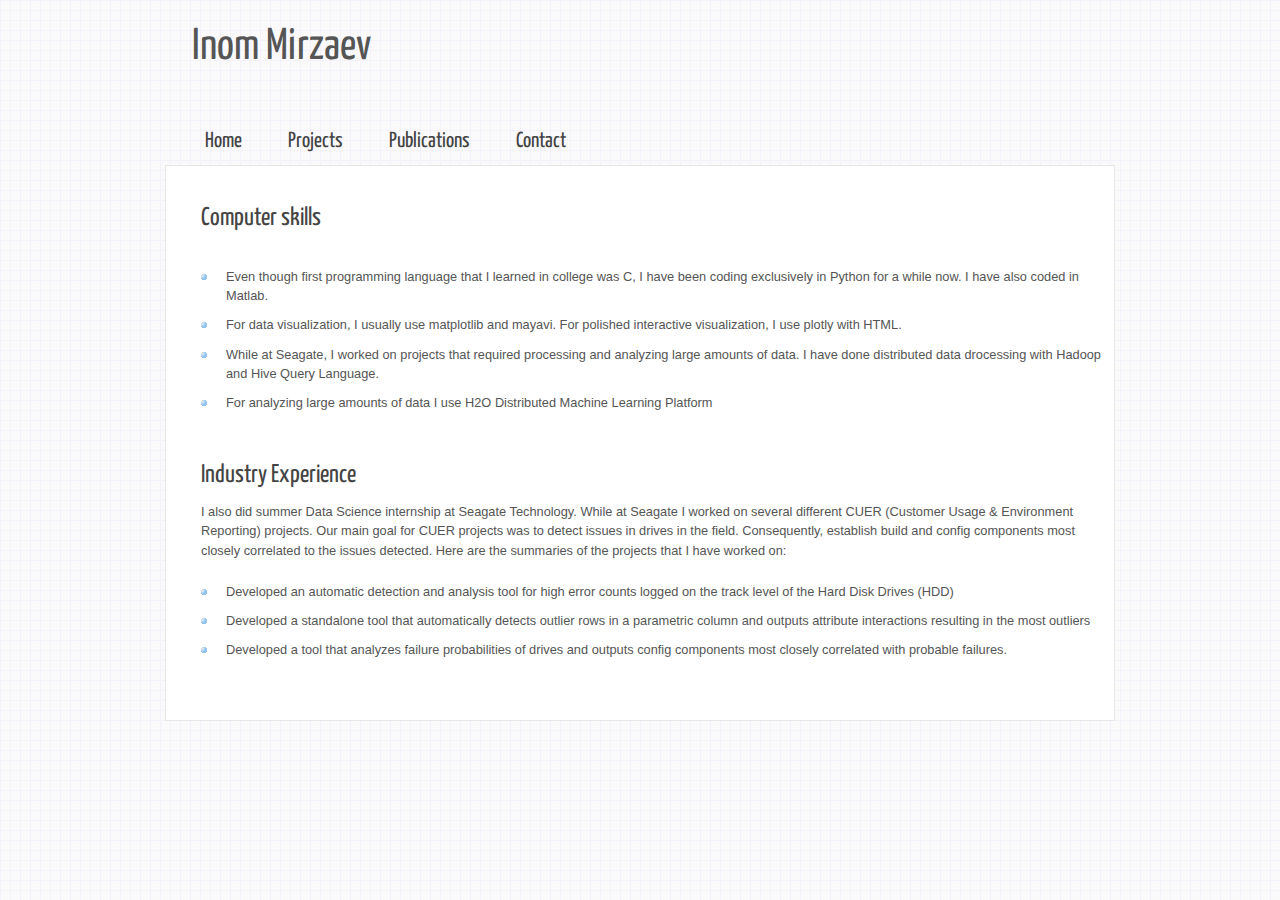
<file: data_science.html>
<!DOCTYPE HTML>
<html>
<head>
  <title>Inom Mirzaev</title>
  <meta name="description" content="website description" />
  <meta name="keywords" content="website keywords, website keywords" />
  <meta http-equiv="content-type" content="text/html; charset=windows-1252" />
  <link rel="stylesheet" type="text/css" href="http://fonts.googleapis.com/css?family=Tangerine&amp;v1" />
  <link rel="stylesheet" type="text/css" href="http://fonts.googleapis.com/css?family=Yanone+Kaffeesatz" />
  <link rel="stylesheet" type="text/css" href="style/style.css" />
</head>

<body>
  <div id="main">
    <div id="header">
      <div id="logo">
        <h1>Inom Mirzaev</h1>

      </div>
      <div id="menubar">
        <ul id="menu">
          <!-- put class="current" in the li tag for the selected page - to highlight which page you're on -->
          <li><a href="index.html">Home</a></li>
          <li><a href="projects.html">Projects</a></li>
          <li><a href="publications.html">Publications</a></li>
          <!-- <li class="current"><a href="data_science.html">Data Science</a></li> -->
          <li><a href="contact.html">Contact</a></li>
        </ul>
      </div>
    </div>
    <div id="site_content">

      <div id="content">

  <h3>Computer skills</h3>
  <p>
  <ul>
  <li>Even though first programming language that I learned in college was C, I have been coding exclusively
    in Python for a while now. I have also coded in Matlab. </li>

  <li> For data visualization, I usually use matplotlib and mayavi.  For polished interactive visualization, I use plotly with HTML. </li>
    <li>   While at Seagate, I worked on projects that required processing and analyzing large amounts of data.
      I have done distributed data drocessing with Hadoop and Hive Query Language. </li>
  <li> For analyzing large amounts of data I use H2O Distributed Machine Learning Platform </li>

</ul>
</p>


  <h3>Industry Experience</h3>
  <p>I also did summer Data Science internship at Seagate Technology. While at Seagate I worked on several different CUER (Customer Usage & Environment Reporting) projects. Our main goal for CUER projects was to detect issues in drives in the field. Consequently, establish build and config components most closely correlated to the issues detected. Here are the summaries of the projects that I have worked on:
<ul>
  <li>Developed an automatic detection and analysis tool for high error counts logged on the track level of the Hard Disk Drives (HDD)</li>
  <li>Developed a standalone tool that automatically detects outlier rows in a parametric column and outputs attribute interactions resulting in the most outliers</li>
  <li>Developed a tool that analyzes failure probabilities of drives and outputs config components most closely correlated with probable failures.</li>
</ul>
</p>


      </div>
    </div>

  </div>
</body>
</html>
</file>
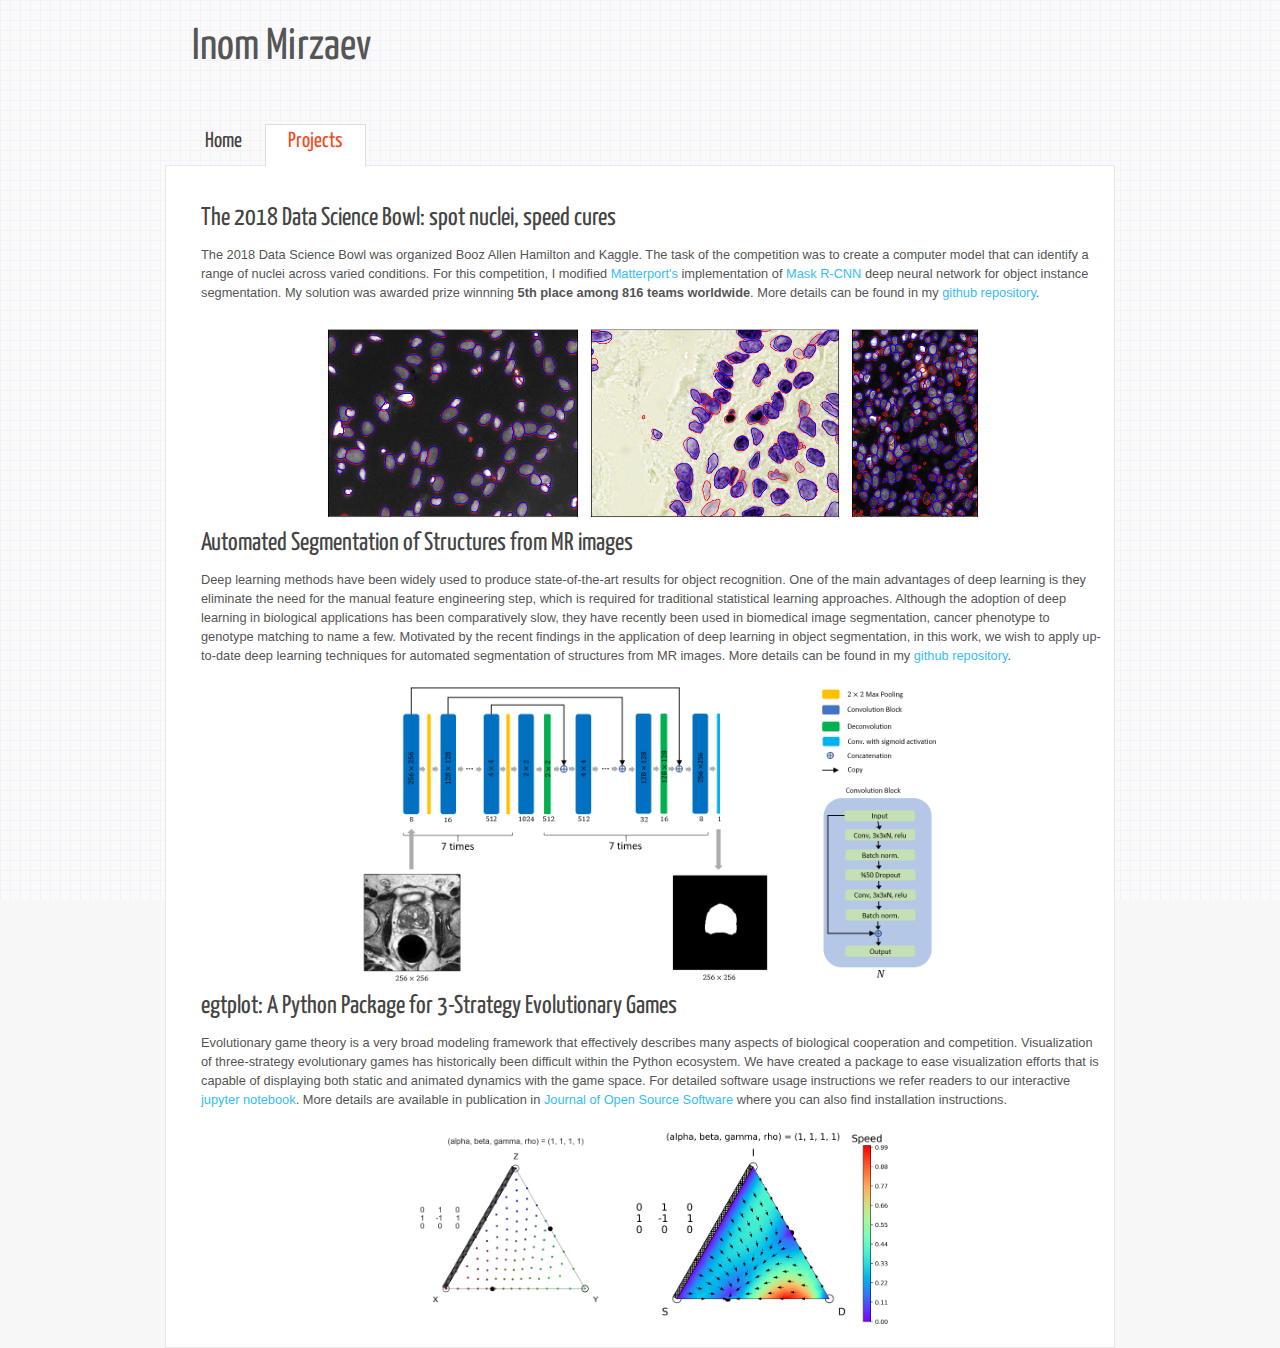
<file: projects.html>
<!DOCTYPE HTML>
<html>

<head>
  <title>Inom Mirzaev</title>
  <meta name="description" content="website description" />
  <!-- <meta name="viewport" content="width=device-width, initial-scale=1.0"> -->
  <meta name="keywords" content="website keywords, website keywords" />
  <meta http-equiv="content-type" content="text/html; charset=windows-1252" />
  <link rel="stylesheet" type="text/css" href="http://fonts.googleapis.com/css?family=Tangerine&amp;v1" />
  <link rel="stylesheet" type="text/css" href="http://fonts.googleapis.com/css?family=Yanone+Kaffeesatz" />
  <link rel="stylesheet" type="text/css" href="style/style.css" />
</head>

<body>
  <div id="main">
    <div id="header">
      <div id="logo">
        <h1>Inom Mirzaev</h1>

      </div>

      <div id="menubar">
        <ul id="menu">
          <!-- put class="current" in the li tag for the selected page - to highlight which page you're on -->
          <li><a href="index.html">Home</a></li>
          <li class="current"><a href="projects.html">Projects</a></li>
        </ul>
      </div>
    </div>
    <div id="site_content">

      <div id="content">
        <!-- insert the page content here -->
        <h3>The 2018 Data Science Bowl: spot nuclei, speed cures</h3>

        <p>The 2018 Data Science Bowl was organized Booz Allen Hamilton and Kaggle. The task of the competition was to create a
          computer model that can identify a range of nuclei across varied conditions. For this competition, I modified
          <a href="https://github.com/matterport/Mask_RCNN" target="_blank">Matterport's</a> implementation of
          <a href="https://arxiv.org/abs/1703.06870" target="_blank">Mask R-CNN</a> deep neural network for object instance segmentation.
          My solution was awarded prize winnning <b>5th place among 816 teams worldwide</b>. More details can be found in my
          <a href="https://github.com/mirzaevinom/data_science_bowl_2018" target="_blank">github repository</a>.
        </p>
        <div style="text-align:center;">
          <img src="images/sample_1.png" height="200px" /><img src="images/sample_2.png" height="200px" /><img src="images/sample_3.png" height="200px" />
        </div>

        <h3>Automated Segmentation of Structures from MR images </h3>

        <p>Deep learning methods have been widely used to produce state-of-the-art results for object recognition.
          One of the main advantages of deep learning is they eliminate the need for the manual feature engineering step,
          which is required for traditional statistical learning approaches. Although the adoption of deep learning in biological
          applications has been comparatively slow, they have recently been used in biomedical image segmentation, cancer phenotype
          to genotype matching to name a few. Motivated by the recent findings in the application of deep learning in object
          segmentation, in this work, we wish to apply up-to-date deep learning techniques for automated segmentation of structures
          from MR images. More details can be found in my <a href="https://github.com/mirzaevinom/promise12_segmentation" target="_blank">github repository</a>.
        </p>
        <div style="text-align:center;">
          <img src="images/schematic.png" height="300px" />
        </div>

        <h3>egtplot: A Python Package for 3-Strategy Evolutionary Games</h3>

        <p>Evolutionary game theory is a very broad modeling framework that effectively describes many aspects
          of biological cooperation and competition. Visualization of three-strategy evolutionary games has historically
          been difficult within the Python ecosystem. We have created a package to ease visualization efforts that is
          capable of displaying both static and animated dynamics with the game space.
          For detailed software usage instructions we refer readers to our interactive
          <a href="https://github.com/mirzaevinom/egtplot/blob/master/egtplot_demonstration.ipynb ">jupyter notebook</a>.
          More details are available in publication in <a href="https://joss.theoj.org/papers/0cc2d656d8a02a84e0cde905207820d7">Journal of Open Source Software</a> where you can
          also find installation instructions. <br>
        </p>
        <div style="text-align:center;">
          <img src="images/egtplot_animation.gif" height="200px" /><img src="images/egtplot_simplex.png" height="200px" />
        </div>



      </div>
    </div>

</body>

</html>
</file>
<file: style/style.css>
html
{ height: 100%;}

*
{ margin: 0;
  padding: 0;}

body
{ font: normal .80em 'trebuchet ms', arial, sans-serif;
  background: #F7F7F7 url(pattern.png) fixed;
  color: #555;}

p
{ padding: 0 0 20px 0;
  line-height: 1.5em;
  /* font-size: 107%; */
}

img
{ border: 0;}

h1, h2, h3, h4, h5, h6
{ font: normal 250% 'Yanone Kaffeesatz', arial, sans-serif;
  color: #444;
  margin: 0 0 15px 0;
  padding: 5px 0 5px 0;}

h2
{ font: normal 170% 'Yanone Kaffeesatz', arial, sans-serif;
  color: #F14E23;
  margin: 0;
  padding: 0 0 8px 0;}

h3
{ font-size: 200%;
  margin: 0 0 9px 0;
  color: #444;}

h4, h5, h6
{ margin: 0;
  padding: 0 0 5px 0;
  font: normal 100% arial, sans-serif;
  color: #F14E23;
  line-height: 1em;}

h5, h6
{ font: italic 95% arial, sans-serif;
  color: #888;
  padding-bottom: 15px;}

h6
{ color: #362C20;}

a, a:hover
{ outline: none;
  text-decoration: none;
  color: #35BDF5;}

a:hover
{ text-decoration: underline;}

.left
{ float: left;
  width: auto;
  margin-right: 10px;}

.right
{ float: right;
  width: auto;
  margin-left: 10px;}

.center
{ display: block;
  text-align: center;
  margin: 20px auto;}

ul
{ margin: 2px 0 22px 17px;}

ul li
{ list-style-type: circle;
  margin: 0 0 0 0;
  padding: 0 0 4px 5px;}

ol
{ margin: 8px 0 22px 20px;}

ol li
{ margin: 0 0 11px 0;}

#main, #header, #logo, #menubar, #site_content, #footer
{ margin-left: auto;
  margin-right: auto;}

#main
{ width: 950px;
  margin: 20px auto;}

#header
{ width: 952px;
  height: 145px;}

#logo
{ width: 950px;
  float: left;
  height: 100px;
  background: transparent;
  padding: 0 0 0px 10px;}

#logo h1
{ font: normal 350% 'Yanone Kaffeesatz', arial, sans-serif;
  padding: 5px 0 0 17px;
  color: #555;
  float: left;}

#logo h1 a
{ color: #35BDF5;
  text-decoration: none;}

#logo h1 a:hover
{ color: #555;
  text-decoration: none;}

.slogan
{ float: right;
  padding-right: 25px;
  text-align: right;
  font: 500% 'tangerine', arial;
  color: #111;}

#menubar
{ height: 46px;
  width: auto;
  margin: 0px auto -1px auto;
  float: left;
  padding: 0px 0 0 0;}

ul#menu
{ float: right;}

ul#menu li
{ float: left;
  padding: 0 0 0px 0px;
  list-style: none;
  margin: 2px 0 0 0;
  background: transparent;
  width:auto}

ul#menu li a
{ font: normal 170% 'Yanone Kaffeesatz', sans-serif;
  text-decoration: none;
  color: #444;
  display: block;
  float: left;
  height: 20px;
  padding: 7px 23px 15px 23px;
  text-align: center;}

ul#menu li.current a
{ height: 20px;
  padding: 6px 22px 15px 22px;}

ul#menu li.current a
{ background: #fff;
  border: 1px solid #ddd;
  border-bottom: 0;
  color: #F14E23;}

ul#menu li a:hover
{ color: #F14E23;}

#site_content
{ width: auto;
  overflow: hidden;
  margin: 0 auto 0 auto;
  padding: 0;
  text-align: center;
  background: #fff;
  border: 1px solid #E7E7E7;}

#sidebar_container
{ float: right;
  width: 250px;
  margin: 25px 0;}

.sidebar
{ float: right;
  width: 200px;
  margin: 0 24px 27px 0;
  background: #FBFBFB;
  border: 1px solid #eee;
  padding: 0 15px 15px 15px;}

.sidebar h3, .content h1
{ padding: 10px 15px;
  margin: 0 1px;}

.sidebar h1
{ padding: 5px 0 0 0;}

.paperclip
{ float: left;
  position: relative;
  z-index: 0;
  vertical-align: middle;
  margin: -27px 0 -60px -30px;}

#content
{ text-align: left;
  width: auto;
  padding: 25px 0 5px 25px;
  margin: 10px;}

#content ul
{ margin: 2px 0 22px 0px;}

#content ul li
{ list-style-type: none;
  background: url(bullet.png) no-repeat;
  margin: 0 0 6px 0;
  padding: 0 0 4px 25px;
  line-height: 1.5em;}

#footer
{ clear: both;
  width: 100%;
  font: normal 150% 'yanone kaffeesatz',  arial, sans-serif;
  height: 85px;
  padding: 20px 0 5px 0;
  text-align: center;
  color: #555;
  background: transparent;
  margin-bottom: 20px;}

#footer p
{ padding: 0 0 10px 0;}

#footer a, #footer a:hover
{ color: #555;
  text-decoration: none;}

#footer a:hover
{ color: #35BDF5;
  text-decoration: none;}

.gallery img
{ position:absolute;}

.form_settings
{ margin: 5px 0 0 0;}

.form_settings p
{ padding: 0 0 10px 0;}

.form_settings span
{ padding: 5px 0;
  float: left;
  width: 170px;
  text-align: left;}

.form_settings input, .form_settings textarea
{ width: 252px;
  font: 100% 'trebuchet ms', arial;
  border: 0;
  border: 1px solid #eee;
  padding: 5px 10px;
  background: #fff;
  color: #FFF;}

.form_settings .submit
{ border: 0;
  width: auto;
  margin: 0 0 0 200px;
  cursor: pointer;
  color: #35BDF5;
  border: 1px solid #ddd;
  padding: 5px 15px;
  background: #fff;
  font: normal 140% 'Yanone Kaffeesatz', sans-serif;}

.form_settings textarea, .form_settings select
{ font: 100% 'trebuchet ms', arial;
  border: 1px solid #eee;
  padding: 5px 10px;
  background: #fff;
  width: 252px;
  overflow: auto;}

.form_settings select
{ width: 274px;}

.form_settings .checkbox
{ margin: 4px 0;
  padding: 0;
  width: 14px;
  border: 0;
  background: none;}

.search
{ color: #666;
  border: 1px solid #eee;
  margin: 0;
  padding: 10px 5px;
  width: 189px;
  color: #F14E23;}

.subscribe
{ color: #35BDF5;
  border: 1px solid #ddd;
  padding: 5px 10px;
  background: #fff;
  float: right;
  cursor: pointer;
  margin: 0;
  font: normal 140% 'Yanone Kaffeesatz', sans-serif;}

table
{ margin: 10px 0 30px 0;}

table tr th, table tr td
{
  background: #FFFFFF;
  /* color: #111; */
  padding: 7px 4px;
  /* text-align: left; */
}

/* table tr td
{ background: #FBFBFB;
  color: #111;
  border-top: 1px solid #FFF;} */
</file>
